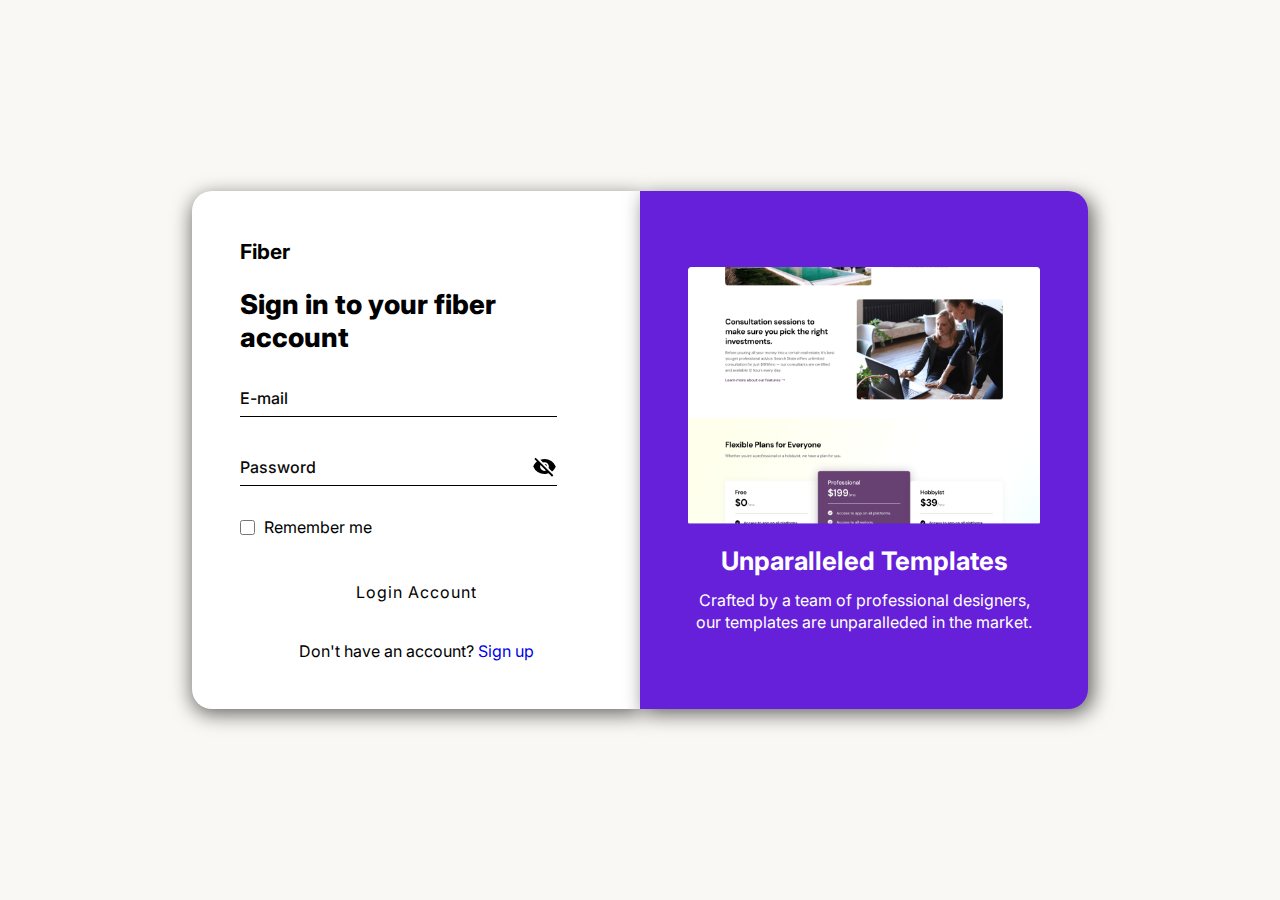
<file: sign-in.html>
<!DOCTYPE html>
<html lang="en">
  <head>
    <meta charset="UTF-8" />
    <meta name="viewport" content="width=device-width, initial-scale=1.0" />
    <link rel="preconnect" href="https://fonts.googleapis.com" />
    <link rel="preconnect" href="https://fonts.gstatic.com" crossorigin />
    <link
      href="https://fonts.googleapis.com/css2?family=Inter:wght@100..900&display=swap"
      rel="stylesheet"
    />
    <link rel="stylesheet" href="sign-in.css" />
    <title>Document</title>
  </head>
  <body>
    <main>
      <!--first section-->
      <div class="signup-section">
        <form>
          <p class="logo">Fiber</p>

          <h1>Sign in to your fiber account</h1>

          <div class="user-box">
            <input type="email" name="email" required="" />
            <label>E-mail</label>
          </div>

          <div class="user-box">
            <input
              type="password"
              name="password"
              class="password"
              required=""
            />

            <img src="./Assets/visibility_off.svg" class="no-visibility" />
            <label>Password</label>
          </div>

          <div class="condition">
            <input type="checkbox" name="checkmark" />
            <p>Remember me</p>
          </div>

          <center>
            <a href="index.html">
              Login Account
              <span></span>
            </a>
          </center>

          <p class="sign-in">
            Don't have an account?
            <span><a href="sign-up.html">Sign up</a></span>
          </p>
        </form>
      </div>

      <!--second section-->
      <div class="article-container">
        <article>
          <div class="image">
            <img src="./Assets/Sign Up Image.png" alt="" />
          </div>
          <h1>Unparalleled Templates</h1>
          <p>
            Crafted by a team of professional designers, our templates are
            unparalleded in the market.
          </p>
        </article>
      </div>
    </main>

    <!--JAVASCRIPT-->
    <script>
      const togglePassword = document.querySelector('.no-visibility');

      const password = document.querySelector('.password');

      togglePassword.addEventListener('click', function (e) {
        // Toggle the type attribute
        const type =
          password.getAttribute('type') === 'password' ? 'text' : 'password';
        password.setAttribute('type', type);

        // Toggle the eye slash icon
        if (togglePassword.src.match('./Assets/visibility_off.svg')) {
          togglePassword.src = './Assets/visibility.svg';
        } else {
          togglePassword.src = './Assets/visibility_off.svg';
        }
      });
    </script>
  </body>
</html>
</file>
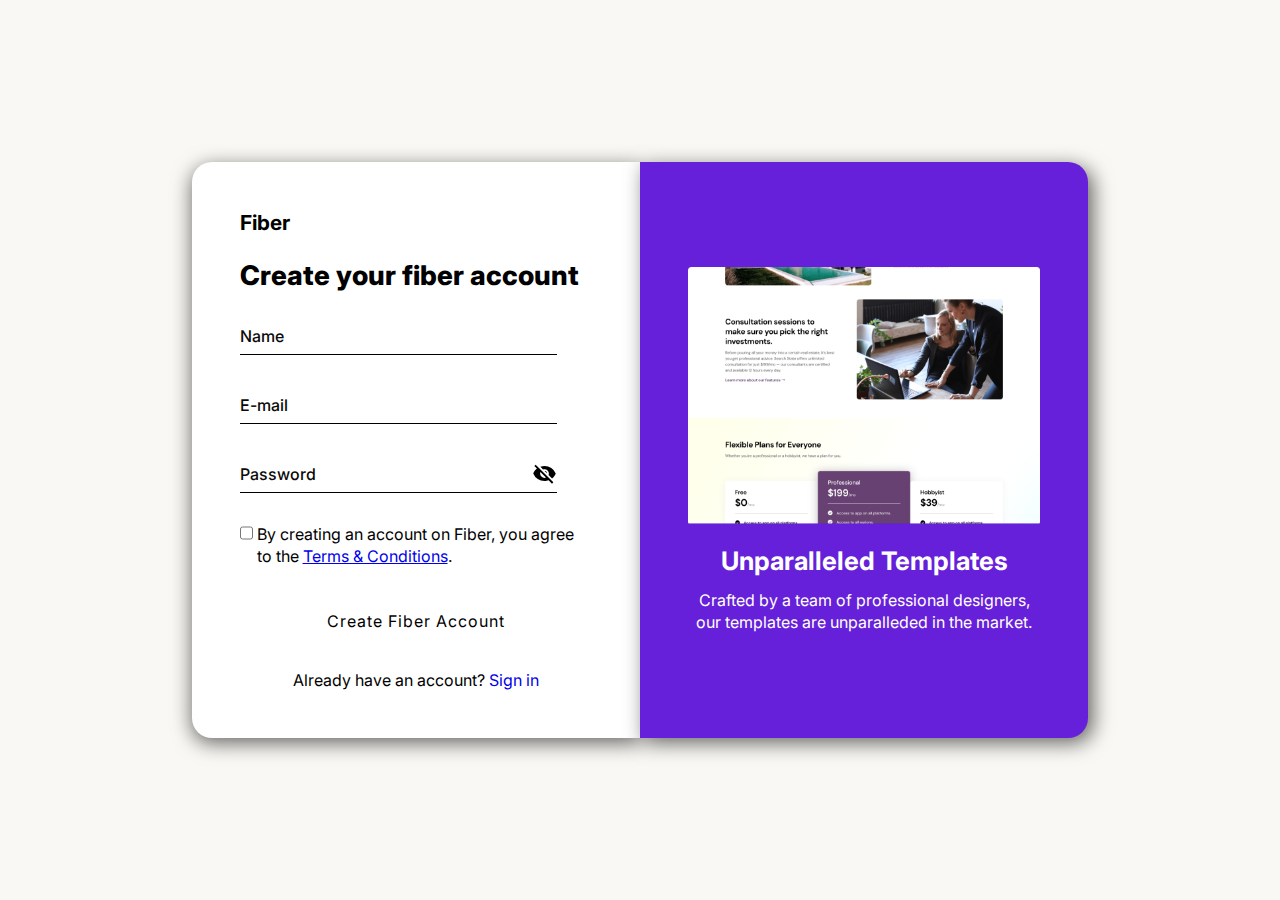
<file: sign-up.html>
<!DOCTYPE html>
<html lang="en">
  <head>
    <meta charset="UTF-8" />
    <meta name="viewport" content="width=device-width, initial-scale=1.0" />
    <link rel="preconnect" href="https://fonts.googleapis.com" />
    <link rel="preconnect" href="https://fonts.gstatic.com" crossorigin />
    <link
      href="https://fonts.googleapis.com/css2?family=Inter:wght@100..900&display=swap"
      rel="stylesheet"
    />
    <link rel="stylesheet" href="sign-up.css" />
    <title>Document</title>
  </head>
  <body>
    <main>
      <!--first section-->
      <div class="signup-section">
        <form>
          <p class="logo">Fiber</p>

          <h1>Create your fiber account</h1>

          <div class="user-box">
            <input type="text" name="usename" required="" />
            <label>Name</label>
          </div>

          <div class="user-box">
            <input type="email" name="email" required="" />
            <label>E-mail</label>
          </div>

          <div class="user-box">
            <input
              type="password"
              name="password"
              class="password"
              required=""
            />

            <img src="./Assets/visibility_off.svg" class="no-visibility" />
            <label>Password</label>
          </div>

          <div class="condition">
            <input type="checkbox" name="checkmark" />
            <p>
              By creating an account on Fiber, you agree to the
              <span><a href="#">Terms & Conditions</a></span
              >.
            </p>
          </div>

          <center>
            <a href="sign-in.html">
              Create Fiber Account
              <span></span>
            </a>
          </center>

          <p class="sign-in">
            Already have an account?
            <span><a href="sign-in.html">Sign in</a></span>
          </p>
        </form>
      </div>

      <!--second section-->
      <div class="article-container">
        <article>
          <div class="image">
            <img src="./Assets/Sign Up Image.png" alt="" />
          </div>
          <h1>Unparalleled Templates</h1>
          <p>
            Crafted by a team of professional designers, our templates are
            unparalleded in the market.
          </p>
        </article>
      </div>
    </main>

    <!--JAVASCRIPT-->
    <script>
      const togglePassword = document.querySelector('.no-visibility');

      const password = document.querySelector('.password');

      togglePassword.addEventListener('click', function (e) {
        // Toggle the type attribute
        const type =
          password.getAttribute('type') === 'password' ? 'text' : 'password';
        password.setAttribute('type', type);

        // Toggle the eye slash icon
        if (togglePassword.src.match('./Assets/visibility_off.svg')) {
          togglePassword.src = './Assets/visibility.svg';
        } else {
          togglePassword.src = './Assets/visibility_off.svg';
        }
      });
    </script>
  </body>
</html>
</file>
<file: sign-in.css>
* {
  margin: 0;
  padding: 0;
  box-sizing: border-box;
  font-size: 16px;
}

body {
  min-height: 100vh;
  font-family: 'Inter', sans-serif;
  background: rgb(249, 248, 244);
  display: flex;
}

main {
  display: flex;
  width: 60%;
  margin: auto;
}

.signup-section,
.article-container {
  width: 50%;
}

.signup-section {
  padding: 3rem;
  background: rgb(255, 255, 255);
  box-shadow: 0 5px 20px rgba(0, 0, 0, 0.6);
  border-radius: 20px 0px 0px 20px;
}

.logo {
  font-size: 1.3rem;
  font-weight: 700;
  padding-bottom: 1.5rem;
}

form h1 {
  font-size: 1.7rem;
  font-weight: 800;
  padding-bottom: 1.5rem;
}

.signup-section .user-box {
  position: relative;
}

.signup-section .user-box input {
  width: 90%;
  padding: 10px 0;
  font-size: 1rem;
  color: #000000;
  margin-bottom: 30px;
  border: none;
  border-bottom: 1px solid #000000;
  outline: none;
  background: transparent;
}

.signup-section .user-box label {
  position: absolute;
  top: 0;
  left: 0;
  padding: 10px 0;
  font-size: 1rem;
  font-weight: 500;
  color: #0a0a0a;
  pointer-events: none;
  transition: 0.5s;
}

.signup-section .user-box input:focus ~ label,
.signup-section .user-box input:valid ~ label {
  top: -20px;
  left: 0;
  color: #212020;
  font-size: 14px;
}

.signup-section .user-box img {
  position: absolute;
  top: 10%;
  right: 10%;
}

.condition {
  display: flex;
  gap: 2.5%;
  padding-bottom: 1.5rem;
}

.condition input {
  width: 15px;
  height: 15px;
  align-self: center;
}

.condition p,
.condition span a {
  font-size: 1rem;
  line-height: 1.4;
}

.signup-section form center a {
  width: 100%;
  min-width: fit-content;
  position: relative;
  display: inline-block;
  padding: 1.2rem;
  margin-bottom: 1rem;
  color: #000000;
  font-size: 1rem;
  text-decoration: none;
  overflow: hidden;
  transition: 0.5s;
  letter-spacing: 1px;
}

.signup-section form center a:hover {
  background: #631afe;
  color: #fff;
  border-radius: 5px;
  box-shadow: 0 0 5px #5f03f4;
}

.signup-section form center a span {
  position: absolute;
  display: block;
}

@keyframes btn-anim1 {
  0% {
    left: -100%;
  }

  50%,
  100% {
    left: 100%;
  }
}

.signup-section form center a span:nth-child(1) {
  bottom: 2px;
  left: -100%;
  width: 100%;
  height: 2px;
  background: linear-gradient(90deg, transparent, #03f40f);
  animation: btn-anim1 2s linear infinite;
}

form .sign-in {
  text-align: center;
  font-size: 1rem;
}

form .sign-in a {
  text-decoration: none;
}

.article-container {
  display: flex;
  flex-direction: column;
  background: #6720d9;
  padding: 3rem;
  box-shadow: 5px 5px 20px rgba(0, 0, 0, 0.6);
  border-radius: 0px 20px 20px 0px;
  text-align: center;
  align-content: center;
}

article {
  margin-block: auto;
}
.image {
  width: 100%;
}

.image img {
  width: 100%;
}

article h1 {
  font-size: 1.8rem;
  color: white;
  margin: 1rem 0 0.8rem;
}

article p {
  font-size: 1rem;
  color: white;
  line-height: 1.4;
}

@media screen and (max-width: 1400px) {
  main {
    width: 70%;
  }

  article h1 {
    font-size: 1.6rem;
  }
}

@media screen and (max-width: 1200px) {
  main {
    width: 75%;
  }

  article h1 {
    font-size: 1.5rem;
  }
}

@media screen and (max-width: 1000px) {
  .signup-section,
  .article-container {
    padding: 2rem;
  }
}

@media screen and (max-width: 800px) {
  .article-container {
    display: none;
  }

  main {
    width: 60%;
  }

  .signup-section {
    width: 100%;
    padding: 1.5rem;
    box-shadow: 0 5px 20px rgba(0, 0, 0, 0.6);
    border-radius: 10px;
  }
}

@media screen and (max-width: 580px) {
  main {
    width: 70%;
  }
}

@media screen and (max-width: 500px) {
  main {
    width: 80%;
  }
}

@media screen and (max-width: 425px) {
  main {
    width: 90%;
  }
}
</file>
<file: sign-up.css>
* {
  margin: 0;
  padding: 0;
  box-sizing: border-box;
  font-size: 16px;
}

body {
  min-height: 100vh;
  font-family: 'Inter', sans-serif;
  background: rgb(249, 248, 244);
  display: flex;
}

main {
  display: flex;
  width: 60%;
  margin: auto;
}

.signup-section,
.article-container {
  width: 50%;
}

.signup-section {
  padding: 3rem;
  background: rgb(255, 255, 255);
  box-shadow: 0 5px 20px rgba(0, 0, 0, 0.6);
  border-radius: 20px 0px 0px 20px;
}

.logo {
  font-size: 1.3rem;
  font-weight: 700;
  padding-bottom: 1.5rem;
}

form h1 {
  font-size: 1.7rem;
  font-weight: 800;
  padding-bottom: 1.5rem;
}

.signup-section .user-box {
  position: relative;
}

.signup-section .user-box input {
  width: 90%;
  padding: 10px 0;
  font-size: 1rem;
  color: #000000;
  margin-bottom: 30px;
  border: none;
  border-bottom: 1px solid #000000;
  outline: none;
  background: transparent;
}

.signup-section .user-box label {
  position: absolute;
  top: 0;
  left: 0;
  padding: 10px 0;
  font-size: 1rem;
  font-weight: 500;
  color: #0a0a0a;
  pointer-events: none;
  transition: 0.5s;
}

.signup-section .user-box input:focus ~ label,
.signup-section .user-box input:valid ~ label {
  top: -20px;
  left: 0;
  color: #212020;
  font-size: 14px;
}

.signup-section .user-box img {
  position: absolute;
  top: 10%;
  right: 10%;
}

.condition {
  display: flex;
  gap: 1%;
  padding-bottom: 1.5rem;
}

.condition input {
  width: 20px;
  height: 20px;
}

.condition p,
.condition span a {
  font-size: 1rem;
  line-height: 1.4;
}

.signup-section form center a {
  width: 100%;
  min-width: fit-content;
  position: relative;
  display: inline-block;
  padding: 1.2rem;
  margin-bottom: 1rem;
  color: #000000;
  font-size: 1rem;
  text-decoration: none;
  overflow: hidden;
  transition: 0.5s;
  letter-spacing: 1px;
}

.signup-section form center a:hover {
  background: #631afe;
  color: #fff;
  border-radius: 5px;
  box-shadow: 0 0 5px #5f03f4;
}

.signup-section form center a span {
  position: absolute;
  display: block;
}

@keyframes btn-anim1 {
  0% {
    left: -100%;
  }

  50%,
  100% {
    left: 100%;
  }
}

.signup-section form center a span:nth-child(1) {
  bottom: 2px;
  left: -100%;
  width: 100%;
  height: 2px;
  background: linear-gradient(90deg, transparent, #03f40f);
  animation: btn-anim1 2s linear infinite;
}

form .sign-in {
  text-align: center;
  font-size: 1rem;
}

form .sign-in a {
  text-decoration: none;
}

.article-container {
  display: flex;
  flex-direction: column;
  background: #6720d9;
  padding: 3rem;
  box-shadow: 5px 5px 20px rgba(0, 0, 0, 0.6);
  border-radius: 0px 20px 20px 0px;
  text-align: center;
  align-content: center;
}

article {
  margin-block: auto;
}
.image {
  width: 100%;
}

.image img {
  width: 100%;
}

article h1 {
  font-size: 1.8rem;
  color: white;
  margin: 1rem 0 0.8rem;
}

article p {
  font-size: 1rem;
  color: white;
  line-height: 1.4;
}

@media screen and (max-width: 1400px) {
  main {
    width: 70%;
  }

  article h1 {
    font-size: 1.6rem;
  }
}

@media screen and (max-width: 1200px) {
  main {
    width: 75%;
  }

  article h1 {
    font-size: 1.5rem;
  }
}

@media screen and (max-width: 1000px) {
  .signup-section,
  .article-container {
    padding: 2rem;
  }
}

@media screen and (max-width: 800px) {
  .article-container {
    display: none;
  }

  main {
    width: 60%;
  }

  .signup-section {
    width: 100%;
    padding: 1.5rem;
    box-shadow: 0 5px 20px rgba(0, 0, 0, 0.6);
    border-radius: 10px;
  }
}

@media screen and (max-width: 580px) {
  main {
    width: 70%;
  }
}

@media screen and (max-width: 500px) {
  main {
    width: 80%;
  }
}

@media screen and (max-width: 425px) {
  main {
    width: 90%;
  }
}
</file>
